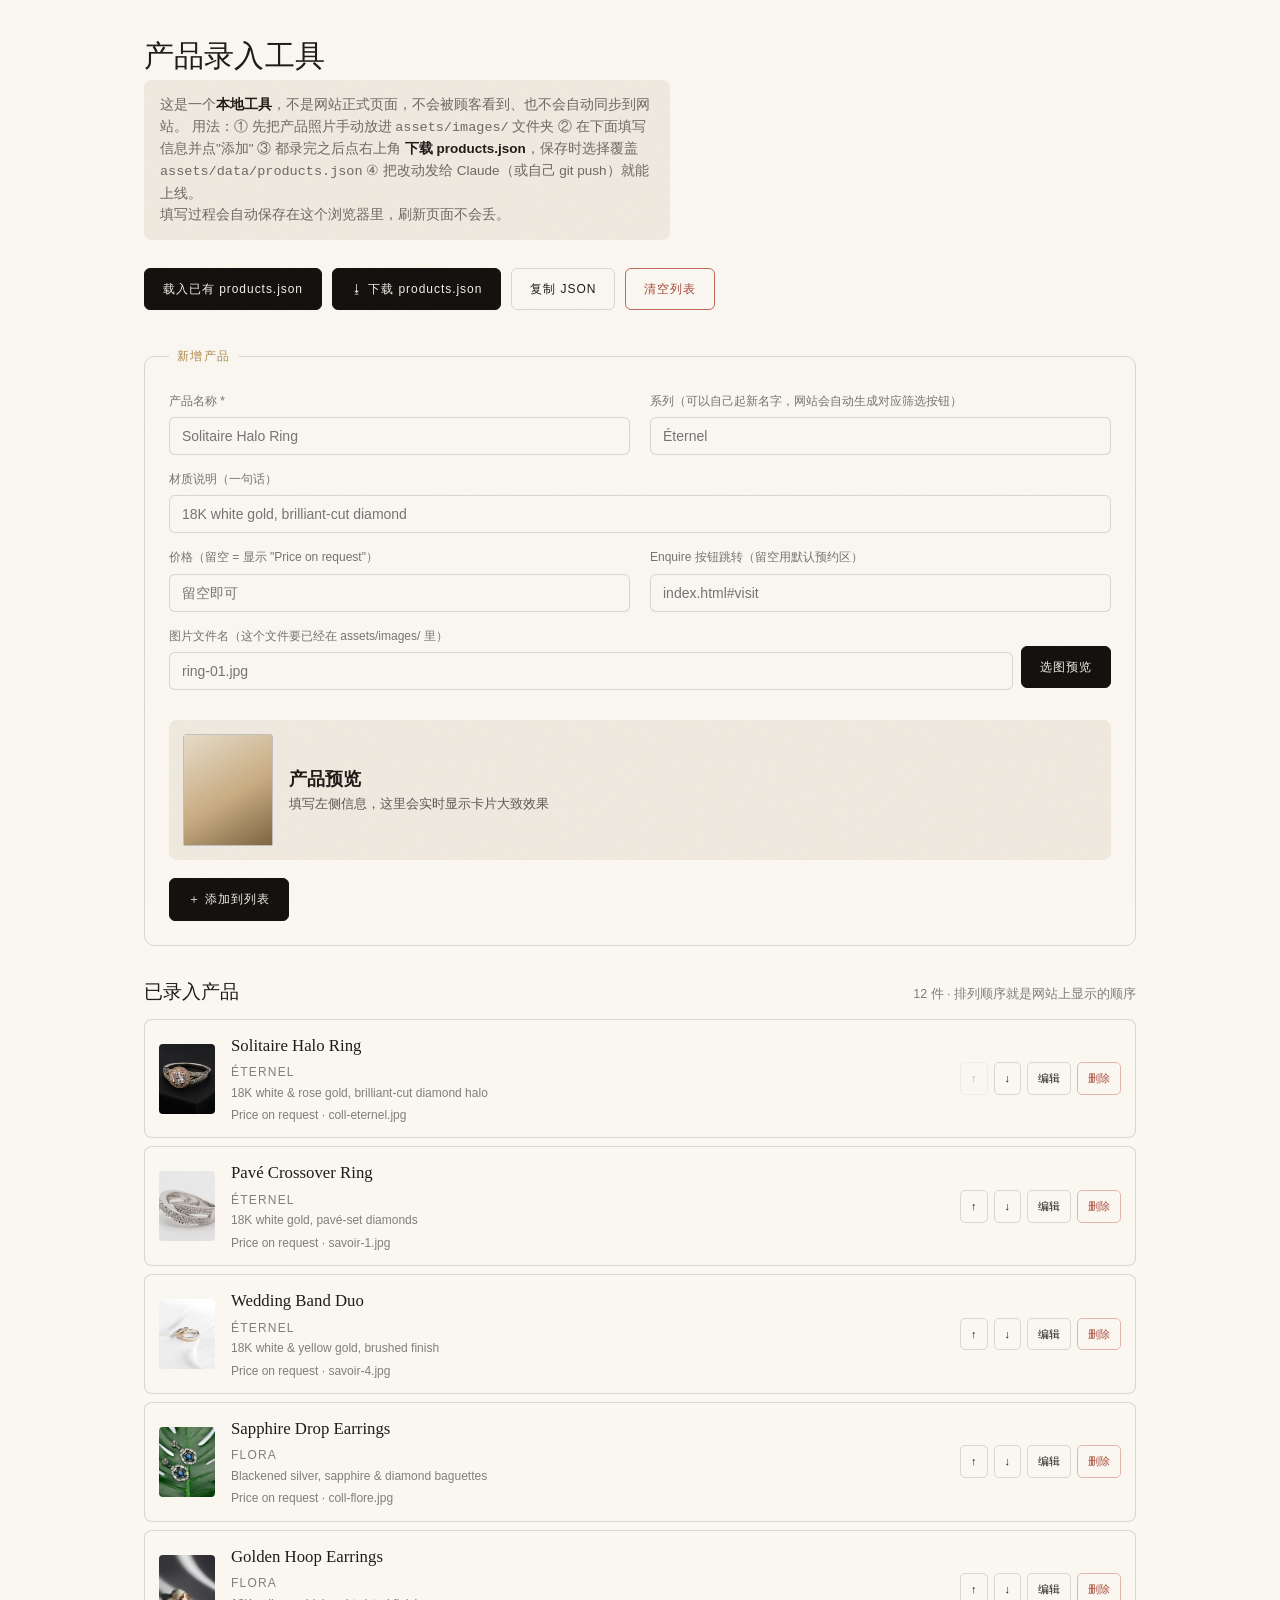
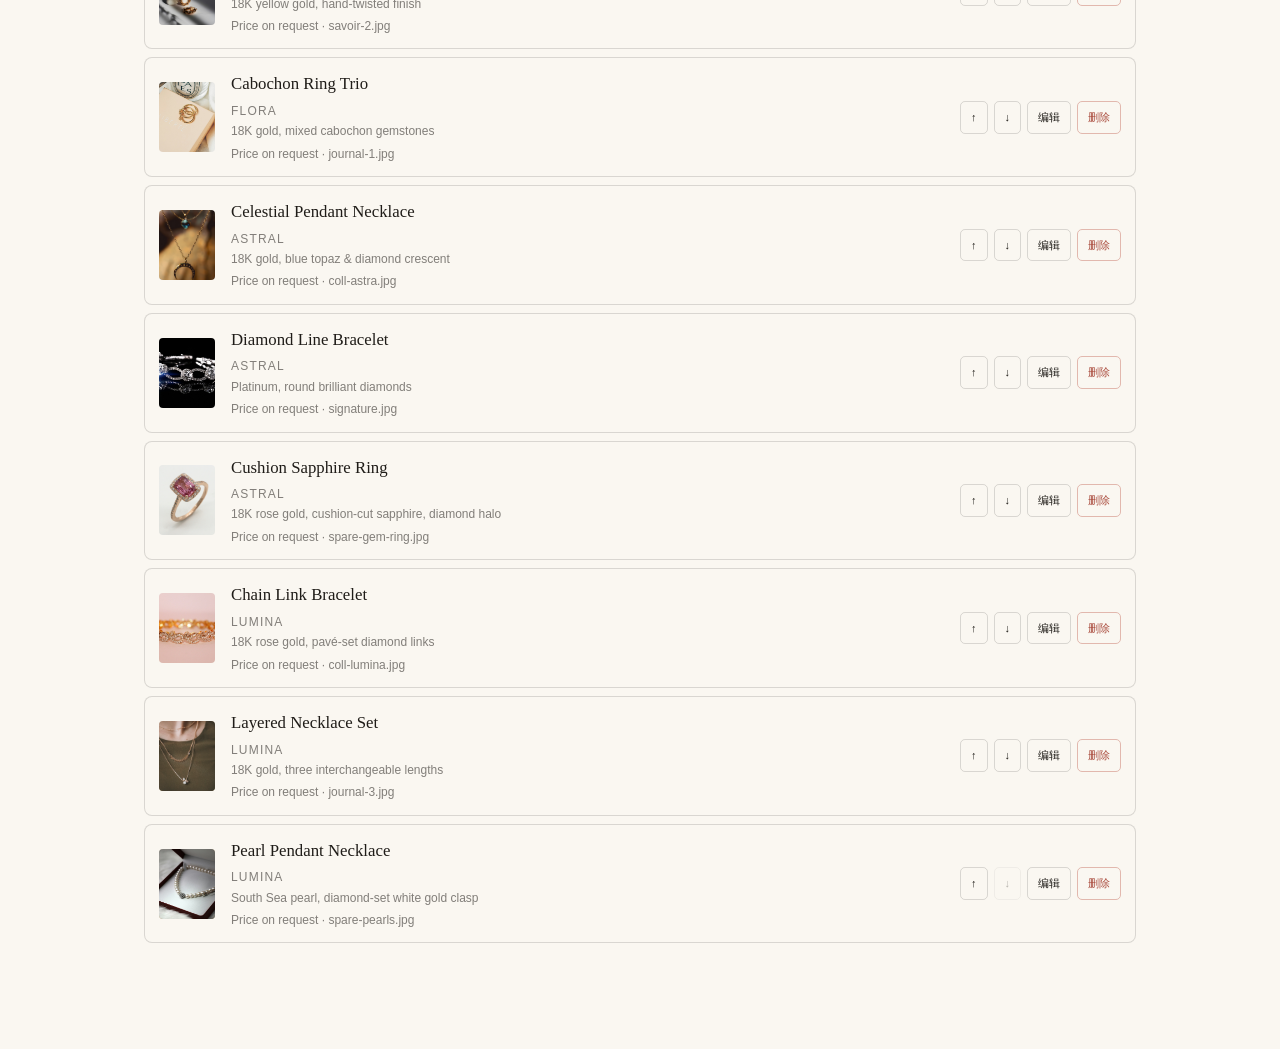
<file: admin.html>
<!DOCTYPE html>
<html lang="zh-Hant">
<head>
<meta charset="UTF-8" />
<meta name="viewport" content="width=device-width, initial-scale=1" />
<meta name="robots" content="noindex,nofollow" />
<title>产品录入工具（内部使用）</title>
<link rel="stylesheet" href="assets/css/style.css" />
<style>
  body{background:var(--paper);padding:0}
  .admin{max-width:1040px;margin:0 auto;padding:40px 24px 100px}
  .admin h1{font-size:1.9rem;font-weight:400;margin-bottom:8px}
  .admin-note{font-size:13.5px;color:rgba(31,28,24,.62);max-width:70ch;line-height:1.6;margin-bottom:28px;padding:14px 16px;background:var(--paper-2);border-radius:8px}
  .admin-note b{color:var(--ink)}

  .admin-io{display:flex;gap:10px;flex-wrap:wrap;margin-bottom:36px}
  .btn-solid,.file-btn{
    font-family:var(--font-sans);font-size:12px;letter-spacing:.08em;
    padding:10px 18px;border-radius:6px;border:1px solid var(--noir);
    background:var(--noir);color:var(--cream);cursor:pointer;display:inline-flex;align-items:center;gap:6px;
  }
  .btn-line-small{
    font-family:var(--font-sans);font-size:12px;letter-spacing:.08em;
    padding:10px 18px;border-radius:6px;border:1px solid var(--line);
    background:transparent;color:var(--ink);cursor:pointer;
  }
  .btn-line-small.danger{border-color:#c0685a;color:#a8483a}
  .file-btn input{display:none}

  fieldset{border:1px solid var(--line);border-radius:10px;padding:24px;margin-bottom:20px}
  legend{padding:0 8px;font-size:12px;letter-spacing:.12em;text-transform:uppercase;color:var(--gold)}
  .grid2{display:grid;grid-template-columns:1fr 1fr;gap:16px 20px}
  .field{margin-bottom:14px}
  .field label{display:block;font-size:12px;color:rgba(31,28,24,.6);margin-bottom:6px}
  .field input{
    width:100%;padding:10px 12px;border:1px solid var(--line);border-radius:6px;
    font-family:var(--font-sans);font-size:14px;background:var(--paper);color:var(--ink);
  }
  .field input:focus{outline:none;border-color:var(--gold)}
  .field-row{display:flex;gap:8px;align-items:flex-start}
  .field-row .field{flex:1}
  .preview-box{
    display:flex;gap:16px;align-items:center;margin:16px 0;padding:14px;
    background:var(--paper-2);border-radius:8px;
  }
  .preview-box .frame{width:90px;height:112px;flex:none;background:linear-gradient(150deg,#e7ddcb,#c9ad83 55%,#7c6440);border-radius:4px;overflow:hidden}
  .preview-box .frame img{width:100%;height:100%;object-fit:cover}
  .preview-box .meta{font-size:13px;color:rgba(31,28,24,.7);line-height:1.6}
  .preview-box .meta b{display:block;font-family:var(--font-serif);font-size:1.15rem;color:var(--ink)}
  .form-actions{display:flex;gap:10px;margin-top:18px}

  .list-head{display:flex;justify-content:space-between;align-items:baseline;margin:36px 0 14px}
  .list-head h2{font-size:1.2rem;font-weight:400}
  .list-head span{font-size:12.5px;color:rgba(31,28,24,.55)}
  .list-empty{padding:40px;text-align:center;color:rgba(31,28,24,.5);border:1px dashed var(--line);border-radius:10px;font-size:14px}

  .row{
    display:grid;grid-template-columns:56px 1fr auto;gap:16px;align-items:center;
    padding:12px 14px;border:1px solid var(--line);border-radius:8px;margin-bottom:8px;background:var(--paper);
  }
  .row__thumb{width:56px;height:70px;border-radius:4px;overflow:hidden;background:linear-gradient(150deg,#e7ddcb,#c9ad83 55%,#7c6440)}
  .row__thumb img{width:100%;height:100%;object-fit:cover}
  .row__info b{font-family:var(--font-serif);font-size:1.05rem;font-weight:400}
  .row__info span{display:block;font-size:12px;color:rgba(31,28,24,.55);margin-top:2px}
  .row__tag{display:inline-block;font-size:10px;letter-spacing:.1em;text-transform:uppercase;color:var(--gold);margin-right:8px}
  .row__actions{display:flex;gap:6px}
  .row__actions button{
    font-size:11px;padding:6px 10px;border-radius:5px;border:1px solid var(--line);background:transparent;cursor:pointer;color:var(--ink)
  }
  .row__actions button.danger{color:#a8483a;border-color:#e2b8ae}
  .row__actions button:disabled{opacity:.3;cursor:default}

  .toast{
    position:fixed;left:50%;bottom:28px;transform:translateX(-50%) translateY(20px);
    background:var(--noir);color:var(--cream);padding:12px 22px;border-radius:999px;font-size:13px;
    opacity:0;pointer-events:none;transition:opacity .3s,transform .3s;z-index:50;
  }
  .toast.show{opacity:1;transform:translateX(-50%) translateY(0)}
  @media (max-width:640px){
    .grid2{grid-template-columns:1fr}
    .row{grid-template-columns:44px 1fr;grid-template-areas:"thumb info" "actions actions"}
    .row__thumb{grid-area:thumb;width:44px;height:56px}
    .row__info{grid-area:info}
    .row__actions{grid-area:actions;margin-top:8px}
  }
</style>
</head>
<body>

<div class="admin">
  <h1>产品录入工具</h1>
  <p class="admin-note">
    这是一个<b>本地工具</b>，不是网站正式页面，不会被顾客看到、也不会自动同步到网站。
    用法：① 先把产品照片手动放进 <code>assets/images/</code> 文件夹 ② 在下面填写信息并点"添加"
    ③ 都录完之后点右上角 <b>下载 products.json</b>，保存时选择覆盖
    <code>assets/data/products.json</code> ④ 把改动发给 Claude（或自己 git push）就能上线。
    <br>填写过程会自动保存在这个浏览器里，刷新页面不会丢。
  </p>

  <div class="admin-io">
    <label class="file-btn">
      载入已有 products.json
      <input type="file" id="loadJson" accept=".json" />
    </label>
    <button class="btn-solid" id="downloadJson">⭳ 下载 products.json</button>
    <button class="btn-line-small" id="copyJson">复制 JSON</button>
    <button class="btn-line-small danger" id="clearAll">清空列表</button>
  </div>

  <form id="productForm">
    <fieldset>
      <legend id="formLegend">新增产品</legend>
      <input type="hidden" id="editIndex" value="-1" />

      <div class="grid2">
        <div class="field">
          <label>产品名称 *</label>
          <input type="text" id="f-name" placeholder="Solitaire Halo Ring" required />
        </div>
        <div class="field">
          <label>系列（可以自己起新名字，网站会自动生成对应筛选按钮）</label>
          <input type="text" id="f-collection" list="collectionsList" placeholder="Éternel" />
          <datalist id="collectionsList"></datalist>
        </div>
      </div>

      <div class="field">
        <label>材质说明（一句话）</label>
        <input type="text" id="f-material" placeholder="18K white gold, brilliant-cut diamond" />
      </div>

      <div class="grid2">
        <div class="field">
          <label>价格（留空 = 显示 "Price on request"）</label>
          <input type="text" id="f-price" placeholder="留空即可" />
        </div>
        <div class="field">
          <label>Enquire 按钮跳转（留空用默认预约区）</label>
          <input type="text" id="f-link" placeholder="index.html#visit" />
        </div>
      </div>

      <div class="field-row">
        <div class="field">
          <label>图片文件名（这个文件要已经在 assets/images/ 里）</label>
          <input type="text" id="f-image" placeholder="ring-01.jpg" />
        </div>
        <label class="file-btn" style="margin-top:20px">
          选图预览
          <input type="file" id="pickImage" accept="image/*" />
        </label>
      </div>

      <div class="preview-box">
        <div class="frame"><img id="previewImg" alt="" /></div>
        <div class="meta">
          <b id="previewName">产品预览</b>
          <span id="previewSub">填写左侧信息，这里会实时显示卡片大致效果</span>
        </div>
      </div>

      <div class="form-actions">
        <button type="submit" class="btn-solid" id="submitBtn">＋ 添加到列表</button>
        <button type="button" class="btn-line-small" id="cancelEdit" hidden>取消编辑</button>
      </div>
    </fieldset>
  </form>

  <div class="list-head">
    <h2>已录入产品</h2>
    <span><span id="countLabel">0</span> 件 · 排列顺序就是网站上显示的顺序</span>
  </div>
  <div id="list"></div>
</div>

<div class="toast" id="toast"></div>

<script>
(function () {
  'use strict';
  var STORAGE_KEY = 'vta_admin_products_v1';
  var products = [];

  var $ = function (id) { return document.getElementById(id); };
  var form = $('productForm');
  var listEl = $('list');
  var toastEl = $('toast');

  function toast(msg) {
    toastEl.textContent = msg;
    toastEl.classList.add('show');
    setTimeout(function () { toastEl.classList.remove('show'); }, 2200);
  }

  function save() {
    try { localStorage.setItem(STORAGE_KEY, JSON.stringify(products)); } catch (e) {}
  }

  function load() {
    try {
      var raw = localStorage.getItem(STORAGE_KEY);
      if (raw) { products = JSON.parse(raw) || []; return; }
    } catch (e) {}
    // no local draft yet — try to preload the live products.json (works when served over http)
    fetch('assets/data/products.json').then(function (r) { return r.ok ? r.json() : []; })
      .then(function (data) {
        if (Array.isArray(data) && data.length && !products.length) {
          products = data;
          render();
          save();
        }
      }).catch(function () {});
  }

  function updateCollectionsList() {
    var dl = $('collectionsList');
    var seen = [];
    products.forEach(function (p) { if (p.collection && seen.indexOf(p.collection) === -1) seen.push(p.collection); });
    dl.innerHTML = seen.map(function (c) { return '<option value="' + esc(c) + '">'; }).join('');
  }

  function esc(s) {
    return String(s == null ? '' : s).replace(/[&<>"']/g, function (c) {
      return { '&': '&amp;', '<': '&lt;', '>': '&gt;', '"': '&quot;', "'": '&#39;' }[c];
    });
  }

  function render() {
    updateCollectionsList();
    $('countLabel').textContent = products.length;
    if (!products.length) {
      listEl.innerHTML = '<div class="list-empty">还没有产品，先在上面填表单添加第一个</div>';
      return;
    }
    listEl.innerHTML = products.map(function (p, i) {
      var img = p.image ? 'assets/images/' + esc(p.image) : '';
      return (
        '<div class="row">' +
          '<div class="row__thumb">' + (img ? '<img src="' + img + '" alt="" onerror="this.style.opacity=0">' : '') + '</div>' +
          '<div class="row__info">' +
            '<b>' + esc(p.name || '(未命名)') + '</b>' +
            '<span><span class="row__tag">' + esc(p.collection || '未分类') + '</span>' + esc(p.material || '') + '</span>' +
            '<span>' + (p.price ? esc(p.price) : 'Price on request') + ' · ' + esc(p.image || '未指定图片') + '</span>' +
          '</div>' +
          '<div class="row__actions">' +
            '<button type="button" data-act="up" data-i="' + i + '" ' + (i === 0 ? 'disabled' : '') + '>↑</button>' +
            '<button type="button" data-act="down" data-i="' + i + '" ' + (i === products.length - 1 ? 'disabled' : '') + '>↓</button>' +
            '<button type="button" data-act="edit" data-i="' + i + '">编辑</button>' +
            '<button type="button" class="danger" data-act="del" data-i="' + i + '">删除</button>' +
          '</div>' +
        '</div>'
      );
    }).join('');
  }

  listEl.addEventListener('click', function (e) {
    var btn = e.target.closest('button');
    if (!btn) return;
    var i = parseInt(btn.getAttribute('data-i'), 10);
    var act = btn.getAttribute('data-act');
    if (act === 'del') {
      if (!confirm('删除「' + (products[i].name || '') + '」？')) return;
      products.splice(i, 1);
    } else if (act === 'up' && i > 0) {
      var tmp = products[i - 1]; products[i - 1] = products[i]; products[i] = tmp;
    } else if (act === 'down' && i < products.length - 1) {
      var tmp2 = products[i + 1]; products[i + 1] = products[i]; products[i] = tmp2;
    } else if (act === 'edit') {
      enterEditMode(i);
      window.scrollTo({ top: 0, behavior: 'smooth' });
    }
    save(); render();
  });

  function enterEditMode(i) {
    var p = products[i];
    $('editIndex').value = i;
    $('f-name').value = p.name || '';
    $('f-collection').value = p.collection || '';
    $('f-material').value = p.material || '';
    $('f-price').value = p.price || '';
    $('f-link').value = p.link || '';
    $('f-image').value = p.image || '';
    updatePreview();
    $('formLegend').textContent = '编辑：' + (p.name || '');
    $('submitBtn').textContent = '✓ 保存修改';
    $('cancelEdit').hidden = false;
  }

  function exitEditMode() {
    form.reset();
    $('editIndex').value = -1;
    $('previewImg').removeAttribute('src');
    $('formLegend').textContent = '新增产品';
    $('submitBtn').textContent = '＋ 添加到列表';
    $('cancelEdit').hidden = true;
    updatePreview();
  }

  $('cancelEdit').addEventListener('click', exitEditMode);

  function updatePreview() {
    var name = $('f-name').value.trim();
    var material = $('f-material').value.trim();
    var price = $('f-price').value.trim();
    var imageName = $('f-image').value.trim();
    $('previewName').textContent = name || '产品预览';
    $('previewSub').textContent = (material || '材质说明会显示在这里') + ' · ' + (price || 'Price on request');
    var img = $('previewImg');
    if (imageName) { img.src = 'assets/images/' + imageName; img.onerror = function () { img.removeAttribute('src'); }; }
    else if (!img.dataset.objectUrl) { img.removeAttribute('src'); }
  }
  ['f-name', 'f-material', 'f-price', 'f-image'].forEach(function (id) {
    $(id).addEventListener('input', updatePreview);
  });

  $('pickImage').addEventListener('change', function (e) {
    var file = e.target.files[0];
    if (!file) return;
    $('f-image').value = file.name;
    var url = URL.createObjectURL(file);
    var img = $('previewImg');
    img.dataset.objectUrl = '1';
    img.src = url;
    $('previewSub').textContent = '预览用的是你刚选的图（仅本页显示）— 记得把这个文件也拖进 assets/images/ 文件夹';
  });

  form.addEventListener('submit', function (e) {
    e.preventDefault();
    var name = $('f-name').value.trim();
    if (!name) { $('f-name').focus(); return; }
    var product = {
      name: name,
      collection: $('f-collection').value.trim(),
      material: $('f-material').value.trim(),
      price: $('f-price').value.trim(),
      image: $('f-image').value.trim(),
      link: $('f-link').value.trim() || 'index.html#visit'
    };
    var idx = parseInt($('editIndex').value, 10);
    if (idx >= 0) { products[idx] = product; toast('已保存修改'); }
    else { products.push(product); toast('已添加「' + name + '」'); }
    save();
    exitEditMode();
    render();
  });

  $('loadJson').addEventListener('change', function (e) {
    var file = e.target.files[0];
    if (!file) return;
    var reader = new FileReader();
    reader.onload = function () {
      try {
        var data = JSON.parse(reader.result);
        if (!Array.isArray(data)) throw new Error('not array');
        products = data;
        save(); render();
        toast('已载入 ' + data.length + ' 件产品');
      } catch (err) {
        alert('这个文件看起来不是有效的 products.json');
      }
    };
    reader.readAsText(file);
    e.target.value = '';
  });

  $('downloadJson').addEventListener('click', function () {
    var clean = products.map(function (p) {
      return { name: p.name || '', collection: p.collection || '', material: p.material || '', price: p.price || '', image: p.image || '', link: p.link || 'index.html#visit' };
    });
    var blob = new Blob([JSON.stringify(clean, null, 2) + '\n'], { type: 'application/json' });
    var a = document.createElement('a');
    a.href = URL.createObjectURL(blob);
    a.download = 'products.json';
    document.body.appendChild(a);
    a.click();
    a.remove();
    toast('已下载 — 保存时覆盖 assets/data/products.json');
  });

  $('copyJson').addEventListener('click', function () {
    var clean = products.map(function (p) {
      return { name: p.name || '', collection: p.collection || '', material: p.material || '', price: p.price || '', image: p.image || '', link: p.link || 'index.html#visit' };
    });
    var text = JSON.stringify(clean, null, 2) + '\n';
    if (navigator.clipboard) navigator.clipboard.writeText(text).then(function () { toast('已复制到剪贴板'); });
  });

  $('clearAll').addEventListener('click', function () {
    if (!products.length) return;
    if (!confirm('清空当前列表里全部 ' + products.length + ' 件产品？（不影响网站上已经上线的内容，只清空这个工具里的草稿）')) return;
    products = [];
    save(); render();
  });

  load();
  render();
})();
</script>

</body>
</html>
</file>
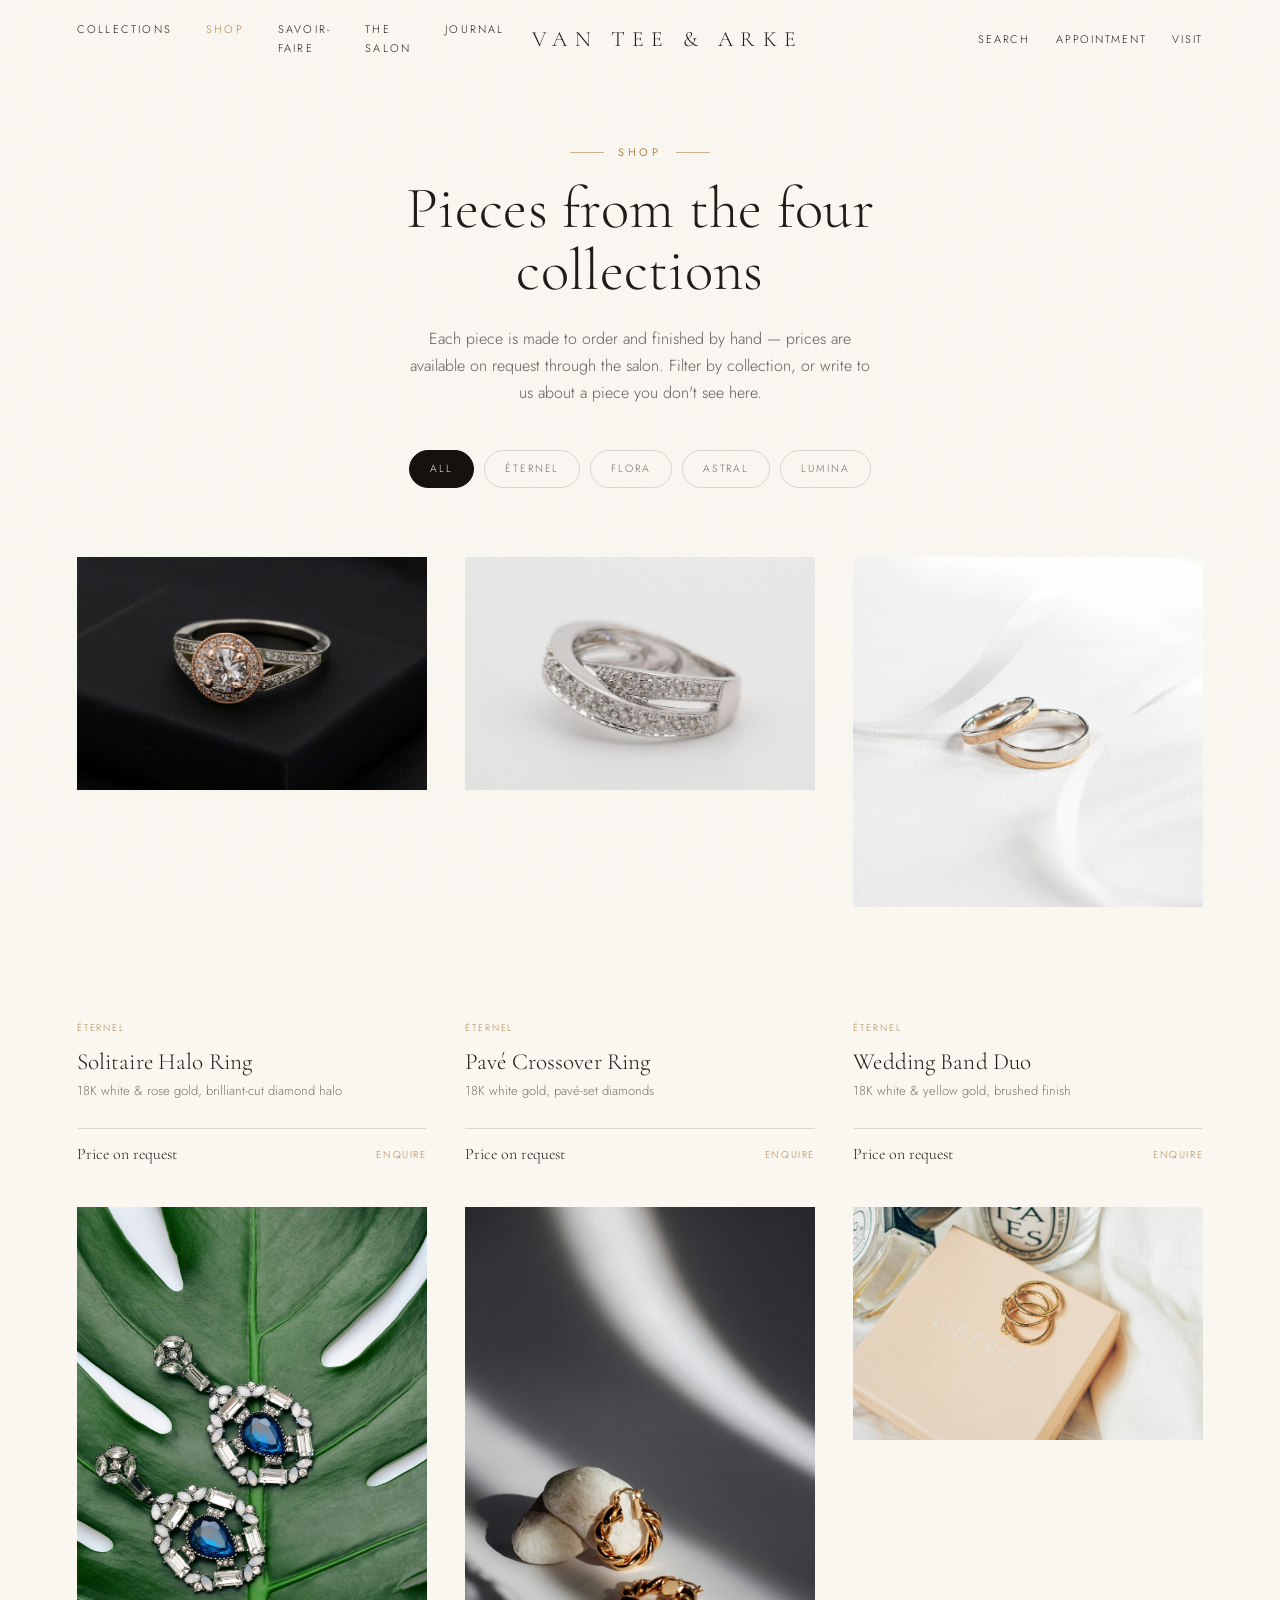
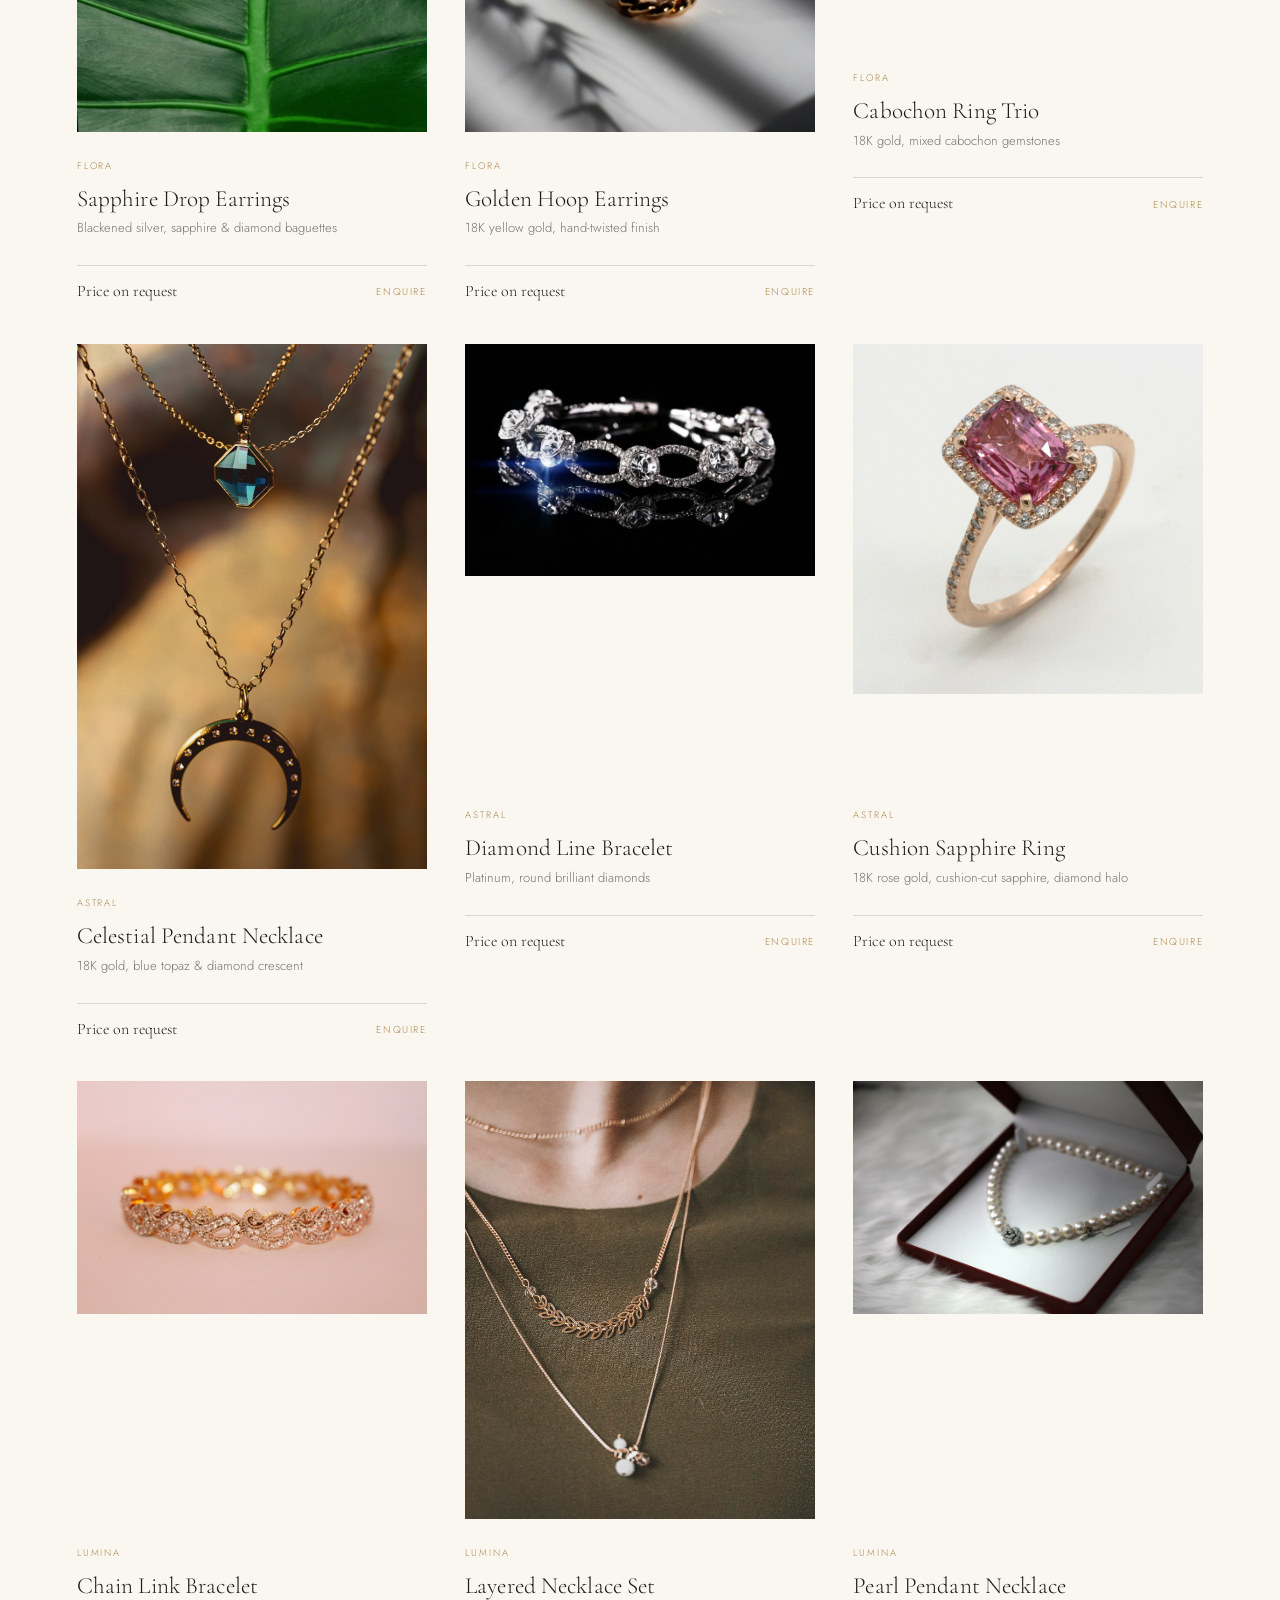
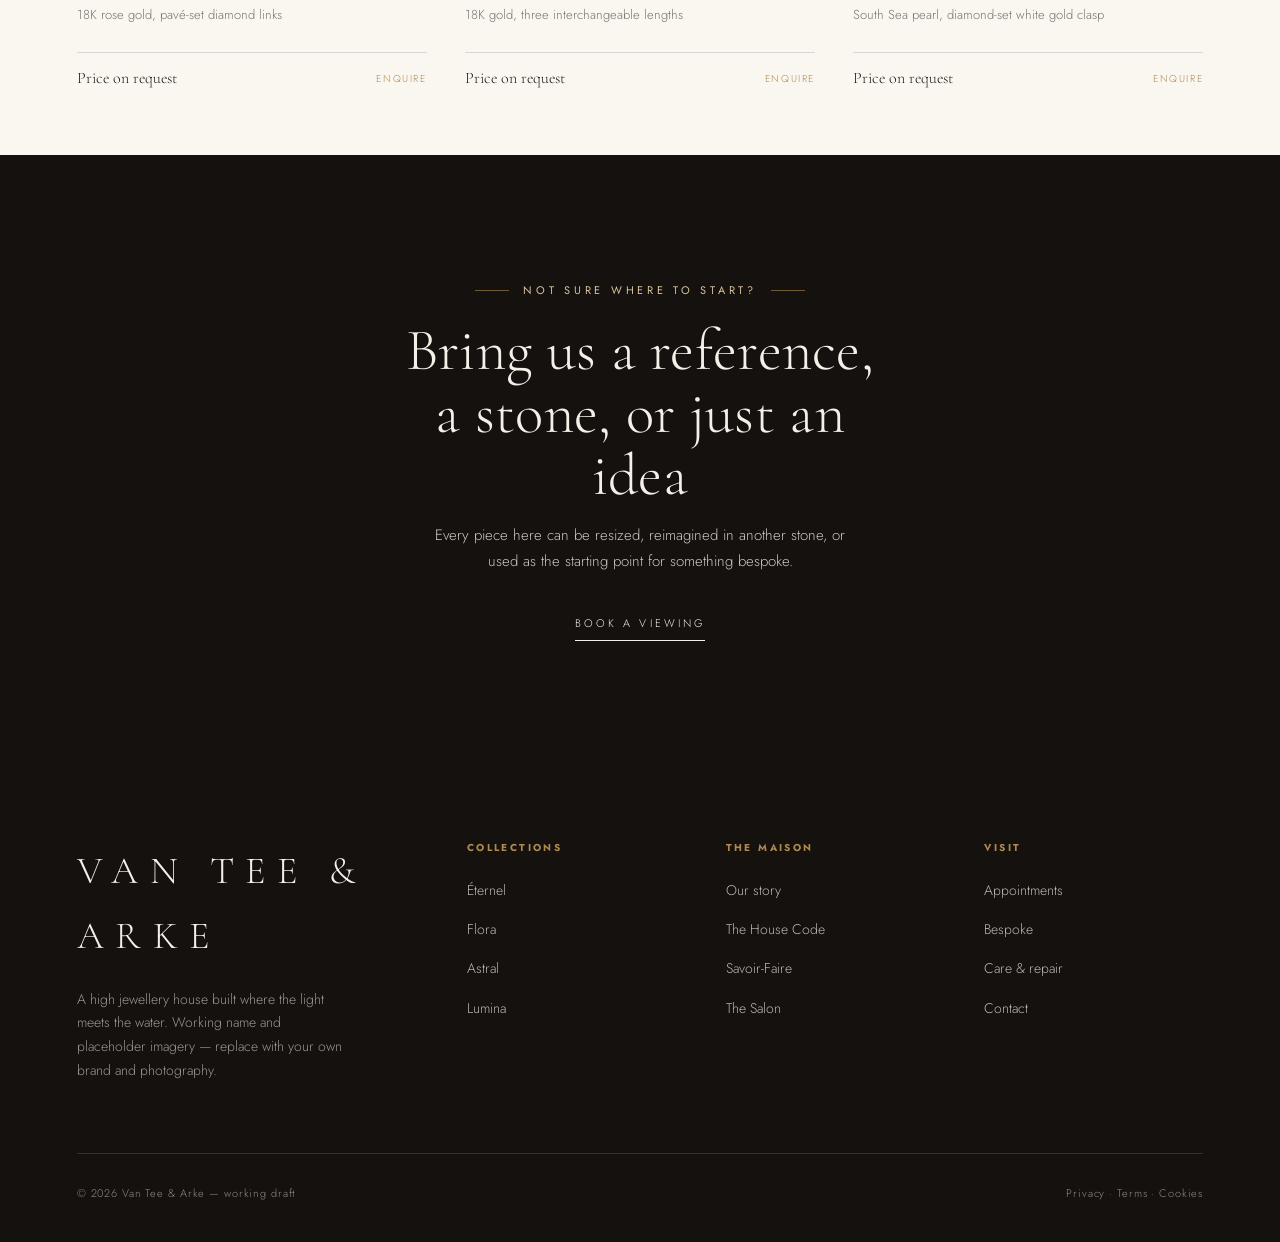
<file: shop.html>
<!DOCTYPE html>
<html lang="en" class="no-js">
<head>
<meta charset="UTF-8" />
<meta name="viewport" content="width=device-width, initial-scale=1" />
<title>Shop — Van Tee & Arke</title>
<meta name="description" content="Browse the Van Tee & Arke collections — rings, earrings, necklaces and bracelets from Éternel, Flora, Astral and Lumina." />

<link rel="preconnect" href="https://fonts.googleapis.com" />
<link rel="preconnect" href="https://fonts.gstatic.com" crossorigin />
<link href="https://fonts.googleapis.com/css2?family=Cormorant+Garamond:ital,wght@0,300;0,400;0,500;1,300;1,400&family=Jost:wght@300;400;500&display=swap" rel="stylesheet" />

<link rel="stylesheet" href="assets/css/style.css" />
</head>
<body>

<div class="progress" aria-hidden="true"></div>

<!-- Nav -->
<header class="nav" id="top">
  <div class="nav__inner">
    <nav class="nav__menu" aria-label="Main">
      <a href="index.html#collections">Collections</a>
      <a href="shop.html" class="is-current">Shop</a>
      <a href="index.html#savoir">Savoir-Faire</a>
      <a href="index.html#salon">The Salon</a>
      <a href="index.html#journal">Journal</a>
    </nav>
    <a href="index.html" class="nav__brand">Van Tee & Arke</a>
    <div class="nav__actions">
      <button class="nav__link-hide" type="button">Search</button>
      <a href="index.html#visit" class="nav__link-hide">Appointment</a>
      <a href="index.html#visit" class="nav__link-hide">Visit</a>
      <button class="nav__burger" type="button" aria-expanded="false">Menu</button>
    </div>
  </div>
</header>

<!-- Mobile menu -->
<div class="menu-overlay" aria-hidden="true">
  <a href="index.html#maison"><small>01</small>The Maison</a>
  <a href="index.html#collections"><small>02</small>Collections</a>
  <a href="shop.html"><small>03</small>Shop</a>
  <a href="index.html#savoir"><small>04</small>Savoir-Faire</a>
  <a href="index.html#salon"><small>05</small>The Salon</a>
  <a href="index.html#journal"><small>06</small>Journal</a>
  <a href="index.html#visit"><small>07</small>Visit</a>
</div>

<main>

  <!-- Shop hero -->
  <section class="shop-hero wrap">
    <span class="eyebrow eyebrow--center reveal">Shop</span>
    <h1 class="h-section reveal" data-d="1">Pieces from the four collections</h1>
    <p class="reveal" data-d="2">
      Each piece is made to order and finished by hand — prices are available on request through
      the salon. Filter by collection, or write to us about a piece you don't see here.
    </p>
  </section>

  <!-- Filter (built automatically from assets/data/products.json) -->
  <div class="shop-filter reveal" data-d="2" role="tablist" aria-label="Filter by collection"></div>

  <!-- Product grid (rendered by assets/js/main.js from assets/data/products.json) -->
  <section class="wrap shop-grid-wrap">
    <p class="shop-empty" hidden>No products yet — add rows to <code>assets/data/products.json</code>.</p>
    <div class="shop-grid"></div>
  </section>

  <!-- CTA -->
  <section class="invite pad-y" style="background:var(--noir)">
    <div class="wrap">
      <span class="eyebrow eyebrow--center" style="color:var(--gold-line)">Not sure where to start?</span>
      <h2 class="h-section">Bring us a reference, a stone, or just an idea</h2>
      <p>Every piece here can be resized, reimagined in another stone, or used as the starting point for something bespoke.</p>
      <a href="index.html#visit" class="btn-line btn-line--light">Book a viewing</a>
    </div>
  </section>

</main>

<!-- Footer -->
<footer class="footer">
  <div class="wrap">
    <div class="footer__top">
      <div>
        <div class="footer__brand">Van Tee & Arke</div>
        <p>A high jewellery house built where the light meets the water. Working name and placeholder imagery — replace with your own brand and photography.</p>
      </div>
      <div>
        <h5>Collections</h5>
        <ul>
          <li><a href="shop.html">Éternel</a></li>
          <li><a href="shop.html">Flora</a></li>
          <li><a href="shop.html">Astral</a></li>
          <li><a href="shop.html">Lumina</a></li>
        </ul>
      </div>
      <div>
        <h5>The Maison</h5>
        <ul>
          <li><a href="index.html#maison">Our story</a></li>
          <li><a href="index.html#creed">The House Code</a></li>
          <li><a href="index.html#savoir">Savoir-Faire</a></li>
          <li><a href="index.html#salon">The Salon</a></li>
        </ul>
      </div>
      <div>
        <h5>Visit</h5>
        <ul>
          <li><a href="index.html#visit">Appointments</a></li>
          <li><a href="index.html#visit">Bespoke</a></li>
          <li><a href="index.html#visit">Care &amp; repair</a></li>
          <li><a href="index.html#contact">Contact</a></li>
        </ul>
      </div>
    </div>
    <div class="footer__bottom">
      <span>© <span data-year-now>2026</span> Van Tee & Arke — working draft</span>
      <span>Privacy · Terms · Cookies</span>
    </div>
  </div>
</footer>

<script src="assets/js/main.js"></script>
</body>
</html>
</file>
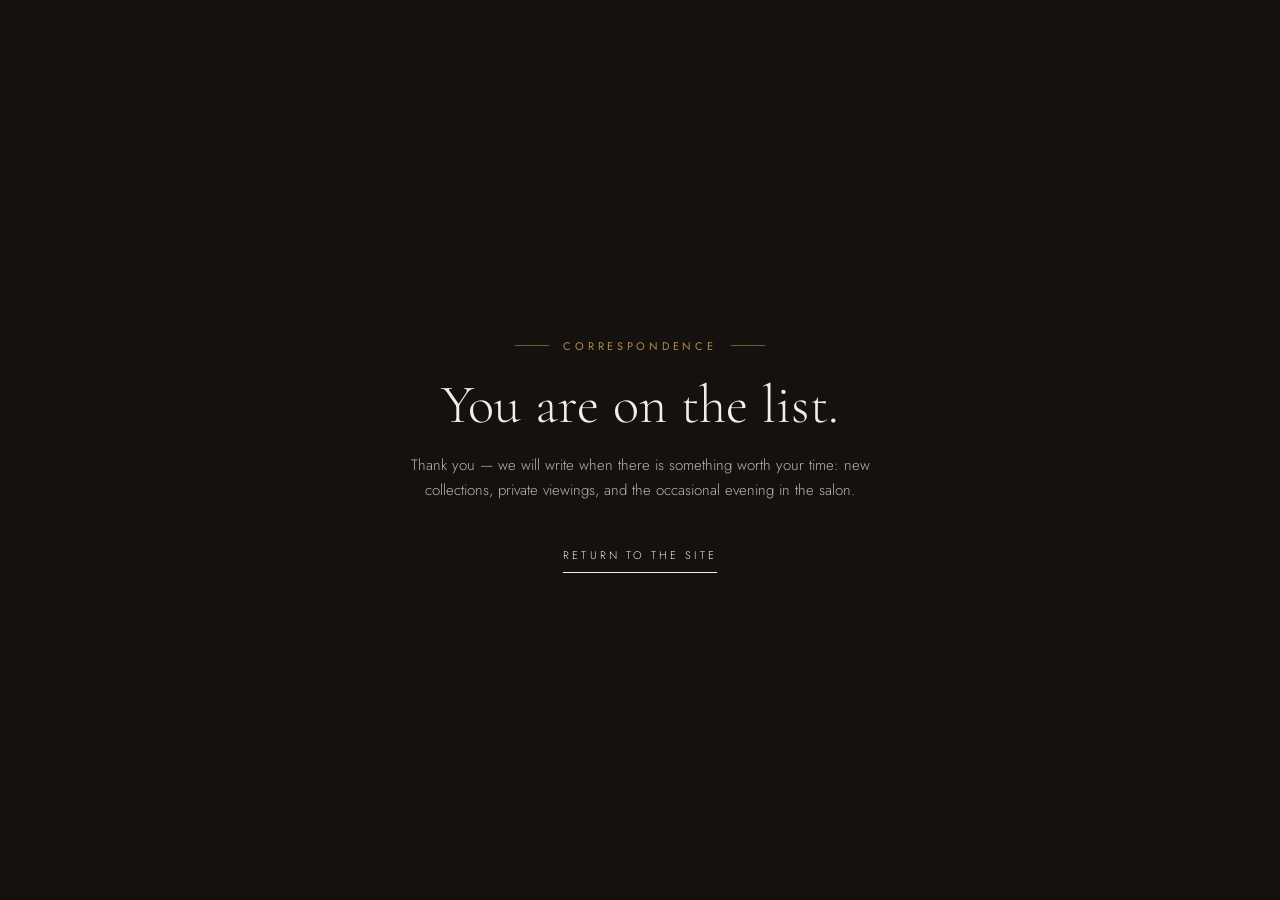
<file: thank-you.html>
<!DOCTYPE html>
<html lang="en">
<head>
<meta charset="UTF-8" />
<meta name="viewport" content="width=device-width, initial-scale=1" />
<title>Thank you</title>
<meta name="robots" content="noindex" />

<link rel="preconnect" href="https://fonts.googleapis.com" />
<link rel="preconnect" href="https://fonts.gstatic.com" crossorigin />
<link href="https://fonts.googleapis.com/css2?family=Cormorant+Garamond:ital,wght@0,300;0,400;0,500;1,300;1,400&family=Jost:wght@300;400;500&display=swap" rel="stylesheet" />
<link rel="stylesheet" href="assets/css/style.css" />

<style>
  .ty{min-height:100svh;min-height:100vh;display:flex;align-items:center;justify-content:center;text-align:center;background:var(--noir);color:var(--cream);padding:40px}
  .ty__in{max-width:520px}
  .ty h1{font-size:clamp(2.2rem,5vw,3.4rem);font-weight:300;margin:22px 0 18px}
  .ty p{opacity:.75;font-size:15px;margin-bottom:36px}
</style>
</head>
<body class="is-loaded">

<section class="ty">
  <div class="ty__in">
    <span class="eyebrow eyebrow--center">Correspondence</span>
    <h1>You are on the list.</h1>
    <p>Thank you — we will write when there is something worth your time: new collections, private viewings, and the occasional evening in the salon.</p>
    <a href="/" class="btn-line btn-line--light">Return to the site</a>
  </div>
</section>

</body>
</html>
</file>
<file: assets/css/style.css>
/* =========================================================
   MAISON VANDÉAC — Haute Joaillerie  (English)
   Display: Cormorant Garamond · Text/UI: Jost
   ========================================================= */

:root{
  --noir:#14110f;
  --ink:#1f1c18;
  --cream:#f4efe7;
  --paper:#faf7f1;
  --paper-2:#efe9df;
  --gold:#b0894f;
  --gold-soft:#cbaa74;
  --gold-line:#d9c39c;
  --line:rgba(20,17,15,.14);
  --line-soft:rgba(20,17,15,.08);

  --font-serif:"Cormorant Garamond",'Times New Roman',serif;
  --font-sans:"Jost",-apple-system,BlinkMacSystemFont,"Segoe UI",Roboto,"Helvetica Neue",Arial,sans-serif;

  --ease:cubic-bezier(.19,1,.22,1);

  --pad-x:clamp(20px,6vw,120px);
  --maxw:1600px;
  --nav-h:78px;
}

*,*::before,*::after{box-sizing:border-box;margin:0;padding:0}
html{-webkit-text-size-adjust:100%}
body{
  font-family:var(--font-sans);
  font-weight:300;
  background:var(--paper);
  color:var(--ink);
  line-height:1.7;
  overflow-x:hidden;
  -webkit-font-smoothing:antialiased;
  text-rendering:optimizeLegibility;
}
img{display:block;max-width:100%;height:auto}
a{color:inherit;text-decoration:none}
button{font:inherit;color:inherit;background:none;border:0;cursor:pointer}
ul{list-style:none}
::selection{background:var(--gold);color:var(--paper)}

body::after{
  content:"";position:fixed;inset:0;z-index:9998;pointer-events:none;
  opacity:.035;mix-blend-mode:multiply;
  background-image:url("data:image/svg+xml,%3Csvg xmlns='http://www.w3.org/2000/svg' width='140' height='140'%3E%3Cfilter id='n'%3E%3CfeTurbulence type='fractalNoise' baseFrequency='.85' numOctaves='2' stitchTiles='stitch'/%3E%3C/filter%3E%3Crect width='100%25' height='100%25' filter='url(%23n)'/%3E%3C/svg%3E");
}

/* ---------- Typography ---------- */
.eyebrow{
  font-family:var(--font-sans);font-weight:400;font-size:11px;
  letter-spacing:.34em;text-transform:uppercase;color:var(--gold);
  display:inline-flex;align-items:center;gap:14px;
}
.eyebrow::before{content:"";width:34px;height:1px;background:var(--gold);opacity:.6}
.eyebrow--center::after{content:"";width:34px;height:1px;background:var(--gold);opacity:.6}

h1,h2,h3,h4{font-family:var(--font-serif);font-weight:400;line-height:1.06;letter-spacing:.005em}
.display{font-size:clamp(2.9rem,8vw,8rem);font-weight:300}
.h-section{font-size:clamp(2.1rem,4.6vw,4.2rem);font-weight:300}
.serif-lead{font-family:var(--font-serif);font-size:clamp(1.5rem,2.7vw,2.5rem);font-weight:300;line-height:1.4}
em,.i{font-style:italic}
.gold{color:var(--gold)}

.btn-line{
  --c:var(--ink);position:relative;display:inline-block;
  font-size:11px;letter-spacing:.28em;text-transform:uppercase;padding-bottom:8px;color:var(--c);
}
.btn-line::after{content:"";position:absolute;left:0;bottom:0;width:100%;height:1px;background:var(--c);transform-origin:right;transition:transform .6s var(--ease)}
.btn-line:hover::after{transform:scaleX(0)}
.btn-line::before{content:"";position:absolute;left:0;bottom:0;width:100%;height:1px;background:var(--gold);transform:scaleX(0);transform-origin:left;transition:transform .6s var(--ease) .05s}
.btn-line:hover::before{transform:scaleX(1)}
.btn-line--light{--c:var(--cream)}

/* ---------- Layout ---------- */
section{position:relative}
.wrap{width:100%;max-width:var(--maxw);margin-inline:auto;padding-inline:var(--pad-x)}
.pad-y{padding-block:clamp(90px,13vh,190px)}

/* ---------- Custom cursor ---------- */
.cursor,.cursor-follow{position:fixed;top:0;left:0;z-index:9999;pointer-events:none;border-radius:50%;mix-blend-mode:difference;will-change:transform}
.cursor{width:6px;height:6px;background:#fff;transform:translate(-50%,-50%)}
.cursor-follow{width:40px;height:40px;border:1px solid rgba(255,255,255,.6);transform:translate(-50%,-50%);transition:width .35s var(--ease),height .35s var(--ease),background .35s var(--ease),border-color .35s var(--ease)}
.cursor-follow.is-hover{width:66px;height:66px;background:rgba(255,255,255,.14);border-color:transparent}
@media (hover:none),(pointer:coarse){.cursor,.cursor-follow{display:none}}

/* ---------- Preloader ---------- */
.loader{position:fixed;inset:0;z-index:10000;background:var(--noir);display:grid;place-items:center;transition:transform 1s var(--ease) .2s}
.loader.is-done{transform:translateY(-100%)}
.loader__mark{overflow:hidden;color:var(--cream);font-family:var(--font-serif);font-size:clamp(1.4rem,3vw,2.2rem);letter-spacing:.42em;text-transform:uppercase;padding-left:.42em}
.loader__mark span{display:inline-block;transform:translateY(110%);animation:loadLetter .9s var(--ease) forwards}
.loader__bar{margin-top:26px;width:min(240px,54vw);height:1px;background:rgba(244,239,231,.2);position:relative;overflow:hidden}
.loader__bar::after{content:"";position:absolute;inset:0;background:var(--gold);transform:translateX(-100%);animation:loadBar 1.4s var(--ease) .2s forwards}
@keyframes loadLetter{to{transform:translateY(0)}}
@keyframes loadBar{to{transform:translateX(0)}}

/* ---------- Nav ---------- */
.nav{position:fixed;top:0;left:0;width:100%;z-index:900;height:var(--nav-h);display:flex;align-items:center;color:var(--ink);transition:background .5s var(--ease),color .5s var(--ease),box-shadow .5s var(--ease),height .5s var(--ease),transform .5s var(--ease)}
.nav__inner{width:100%;max-width:var(--maxw);margin-inline:auto;padding-inline:var(--pad-x);display:grid;grid-template-columns:1fr auto 1fr;align-items:center;gap:20px}
.nav.is-solid{background:var(--paper);color:var(--ink);box-shadow:0 1px 0 var(--line-soft);height:64px}
.nav.is-hidden{transform:translateY(-100%)}
.nav__menu{display:flex;gap:34px}
.nav__menu a{position:relative;font-size:11px;letter-spacing:.2em;text-transform:uppercase;padding:6px 0}
.nav__menu a::after{content:"";position:absolute;left:0;bottom:0;width:100%;height:1px;background:currentColor;transform:scaleX(0);transform-origin:left;transition:transform .5s var(--ease)}
.nav__menu a:hover::after{transform:scaleX(1)}
.nav__brand{justify-self:center;font-family:var(--font-serif);font-size:clamp(1.05rem,1.7vw,1.5rem);letter-spacing:.34em;text-transform:uppercase;padding-left:.34em;white-space:nowrap}
.nav__actions{justify-self:end;display:flex;gap:26px;align-items:center}
.nav__actions button,.nav__actions a{font-size:11px;letter-spacing:.16em;text-transform:uppercase}
.nav__burger{display:none}

.menu-overlay{position:fixed;inset:0;z-index:895;background:var(--noir);color:var(--cream);padding:calc(var(--nav-h) + 30px) var(--pad-x) 60px;display:flex;flex-direction:column;justify-content:center;gap:6px;clip-path:inset(0 0 100% 0);transition:clip-path .8s var(--ease)}
.menu-overlay.is-open{clip-path:inset(0 0 0 0)}
.menu-overlay a{font-family:var(--font-serif);font-size:clamp(2rem,9vw,3.4rem);font-weight:300;padding:10px 0;border-bottom:1px solid rgba(244,239,231,.12)}
.menu-overlay a small{font-family:var(--font-sans);font-size:11px;letter-spacing:.2em;color:var(--gold);margin-right:16px}

/* ---------- Hero (minimal, ambient background) ---------- */
.hero{
  min-height:100vh;min-height:100svh;
  display:flex;align-items:center;justify-content:center;
  text-align:center;position:relative;overflow:hidden;
  background:var(--paper);color:var(--ink);
  padding:calc(var(--nav-h) + 48px) var(--pad-x) 64px;
}
.hero::before{content:none}

/* soft champagne glow, slowly drifting */
.hero__aura{
  position:absolute;inset:-25%;z-index:0;pointer-events:none;
  background:
    radial-gradient(38% 48% at 16% 20%,rgba(198,168,106,.20),transparent 70%),
    radial-gradient(42% 52% at 86% 82%,rgba(176,137,79,.16),transparent 72%),
    radial-gradient(34% 40% at 78% 12%,rgba(217,195,156,.18),transparent 70%);
  animation:aura 26s ease-in-out infinite alternate;
}
@keyframes aura{to{transform:translate3d(2.5%,-2%,0) scale(1.08)}}

/* blurred jewellery image → ambient colour only at the edges */
.hero__wash{
  position:absolute;inset:0;z-index:0;pointer-events:none;
  background:url("assets/images/hero.jpg") center/cover no-repeat;
  filter:blur(90px) saturate(.75) brightness(1.1);
  transform:scale(1.35);
  opacity:.22;
  -webkit-mask:radial-gradient(72% 68% at 50% 46%,transparent 26%,#000 80%);
  mask:radial-gradient(72% 68% at 50% 46%,transparent 26%,#000 80%);
}

/* faint faceted-diamond geometry behind the text */
.hero__gem{
  position:absolute;left:50%;top:50%;z-index:0;pointer-events:none;
  width:min(74vh,860px);aspect-ratio:1;
  transform:translate(-50%,-50%) rotate(45deg);
  border:1px solid rgba(31,28,24,.07);
}
.hero__gem::after{content:"";position:absolute;inset:13%;border:1px solid rgba(31,28,24,.05)}

.hero__inner{position:relative;z-index:2;width:100%;max-width:840px;min-width:0}
@media (prefers-reduced-motion:reduce){.hero__aura{animation:none}}
.hero .eyebrow{margin-bottom:36px;opacity:0;transform:translateY(16px);transition:opacity .9s var(--ease),transform .9s var(--ease)}
.hero__title{
  font-size:clamp(2.6rem,6vw,5.4rem);font-weight:300;line-height:1.14;
  margin-bottom:34px;
  opacity:0;transform:translateY(20px);transition:opacity 1s var(--ease) .1s,transform 1s var(--ease) .1s;
}
.hero__lead{
  max-width:50ch;margin:0 auto 42px;
  color:rgba(31,28,24,.7);font-size:16px;
  opacity:0;transform:translateY(16px);transition:opacity .9s var(--ease) .25s,transform .9s var(--ease) .25s;
}
.hero__cta{opacity:0;transition:opacity .9s var(--ease) .4s}
.is-loaded .hero .eyebrow,.is-loaded .hero__title,.is-loaded .hero__lead,.is-loaded .hero__cta{opacity:1;transform:none}
.no-js .hero .eyebrow,.no-js .hero__title,.no-js .hero__lead,.no-js .hero__cta{opacity:1;transform:none}

/* ---------- Reveal ---------- */
.reveal{opacity:0;transform:translateY(42px);transition:opacity 1s var(--ease),transform 1s var(--ease)}
.reveal.is-in{opacity:1;transform:none}
.reveal[data-d="1"]{transition-delay:.1s}
.reveal[data-d="2"]{transition-delay:.2s}
.reveal[data-d="3"]{transition-delay:.3s}
.no-js .reveal{opacity:1;transform:none}

/* ---------- Maison ---------- */
.maison{text-align:center}
.maison .serif-lead{max-width:20ch;margin:34px auto 0}
.maison__body{max-width:52ch;margin:34px auto 40px;color:rgba(31,28,24,.72)}
.maison__figures{margin-top:80px;display:grid;grid-template-columns:repeat(3,1fr);gap:40px;border-top:1px solid var(--line);padding-top:44px}
.figure__n{font-family:var(--font-serif);font-size:clamp(2.4rem,4vw,3.6rem);font-weight:300}
.figure__l{font-size:11px;letter-spacing:.2em;text-transform:uppercase;color:var(--gold);margin-top:6px}

/* ---------- Collections ---------- */
.collection{display:grid;grid-template-columns:1fr 1fr;align-items:center;gap:clamp(30px,6vw,110px);padding-block:clamp(50px,8vh,110px);border-top:1px solid var(--line)}
.collection:nth-child(even) .collection__media{order:2}
.collection__media{position:relative;overflow:hidden;aspect-ratio:4/5;background:linear-gradient(140deg,#e7ddcb,#cbb389 45%,#7c6440)}
.collection__media img{width:100%;height:100%;object-fit:cover;transform:scale(1.05);transition:transform 1.4s var(--ease)}
.collection:hover .collection__media img{transform:scale(1)}
.collection__index{position:absolute;top:20px;left:22px;font-family:var(--font-serif);font-size:1rem;letter-spacing:.2em;color:var(--cream);z-index:2;mix-blend-mode:difference}
.collection__body h3{font-size:clamp(2rem,3.6vw,3.4rem);font-weight:300;margin:14px 0 18px}
.collection__body p{max-width:42ch;color:rgba(31,28,24,.7);margin-bottom:28px}

/* ---------- Signature ---------- */
.signature{background:var(--noir);color:var(--cream);overflow:hidden}
.signature__grid{display:grid;grid-template-columns:1.05fr .95fr;gap:clamp(30px,6vw,90px);align-items:center}
.signature__media{position:relative;aspect-ratio:1/1;overflow:hidden;background:radial-gradient(80% 80% at 50% 30%,#3a332b,#14110f)}
.signature__media img{width:100%;height:100%;object-fit:cover;will-change:transform}
.signature__body .h-section{margin:20px 0 22px}
.signature__body p{max-width:40ch;opacity:.78;margin-bottom:30px}
.signature__spec{display:grid;grid-template-columns:1fr 1fr;gap:18px 30px;border-top:1px solid rgba(244,239,231,.16);padding-top:26px;margin-bottom:34px}
.signature__spec dt{font-size:10px;letter-spacing:.2em;text-transform:uppercase;color:var(--gold)}
.signature__spec dd{font-family:var(--font-serif);font-size:1.25rem;margin-top:4px}

/* ---------- Savoir-faire ---------- */
.savoir__head{display:flex;justify-content:space-between;align-items:flex-end;gap:30px;flex-wrap:wrap;margin-bottom:50px}
.savoir__scroller{display:grid;grid-template-columns:repeat(4,1fr);gap:clamp(20px,2.6vw,44px)}
.savoir-card__media{aspect-ratio:3/4;overflow:hidden;background:linear-gradient(160deg,#ece2d0,#b99c70 60%,#6f5836);margin-bottom:20px}
.savoir-card__media img{width:100%;height:100%;object-fit:cover;transition:transform 1.2s var(--ease)}
.savoir-card:hover .savoir-card__media img{transform:scale(1.06)}
.savoir-card h4{font-size:1.5rem;font-weight:300;margin-bottom:8px}
.savoir-card p{font-size:14px;color:rgba(31,28,24,.68);max-width:38ch}
.savoir-card__step{font-size:10px;letter-spacing:.24em;text-transform:uppercase;color:var(--gold)}

/* ---------- Journal ---------- */
.journal__grid{display:grid;grid-template-columns:repeat(3,1fr);gap:clamp(24px,3vw,50px)}
.jcard__media{aspect-ratio:4/5;overflow:hidden;background:linear-gradient(150deg,#e6dcc9,#c3a67c 55%,#7a6238);margin-bottom:22px}
.jcard__media img{width:100%;height:100%;object-fit:cover;transition:transform 1.3s var(--ease)}
.jcard:hover .jcard__media img{transform:scale(1.05)}
.jcard__date{font-size:10px;letter-spacing:.2em;text-transform:uppercase;color:var(--gold)}
.jcard h4{font-size:1.5rem;font-weight:300;margin:10px 0 14px;line-height:1.2}
.jcard p{font-size:14px;color:rgba(31,28,24,.66);max-width:36ch}

/* ---------- Boutiques ---------- */
.boutiques{background:var(--paper-2)}
.boutiques__grid{display:grid;grid-template-columns:.9fr 1.1fr;gap:clamp(30px,6vw,90px);align-items:start}
.boutiques__list{border-top:1px solid var(--line)}
.boutique{display:flex;justify-content:space-between;align-items:baseline;gap:20px;padding:26px 0;border-bottom:1px solid var(--line);transition:padding-left .5s var(--ease)}
.boutique:hover{padding-left:16px}
.boutique h4{font-size:1.6rem;font-weight:300}
.boutique span{font-size:12px;letter-spacing:.1em;color:rgba(31,28,24,.6)}
.boutiques__figure{aspect-ratio:3/2;overflow:hidden;background:linear-gradient(160deg,#e7ddcb,#c8ac82 50%,#6f5836);border:1px solid var(--line)}
.boutiques__figure img{width:100%;height:100%;object-fit:cover}

/* ---------- The House Code ---------- */
.creed__grid{display:grid;grid-template-columns:repeat(3,1fr);gap:clamp(28px,4vw,68px);margin-top:54px;border-top:1px solid var(--line);padding-top:46px}
.creed__item .num{font-family:var(--font-serif);font-size:1.05rem;letter-spacing:.14em;color:var(--gold)}
.creed__item h3{font-size:clamp(1.5rem,2.3vw,2rem);font-weight:300;margin:14px 0 12px}
.creed__item p{font-size:14.5px;color:rgba(31,28,24,.7);max-width:34ch}

/* ---------- Full-bleed image band ---------- */
.band{position:relative;min-height:clamp(58vh,70vh,720px);display:flex;align-items:flex-end;overflow:hidden;color:var(--cream);background:var(--noir)}
.band__media{position:absolute;inset:-8% 0 0 0;z-index:0}
.band__media img{width:100%;height:100%;object-fit:cover;opacity:.82;will-change:transform}
.band::after{content:"";position:absolute;inset:0;z-index:1;background:linear-gradient(180deg,rgba(20,17,15,.34),transparent 40%,rgba(20,17,15,.82)),linear-gradient(90deg,rgba(20,17,15,.55),transparent 46%)}
.band__inner{position:relative;z-index:2;width:100%;max-width:var(--maxw);margin-inline:auto;padding:0 var(--pad-x) clamp(44px,9vh,92px);text-shadow:0 2px 30px rgba(0,0,0,.4)}
.band__inner .serif-lead{max-width:22ch;margin-top:16px}

/* ---------- The Salon ---------- */
.salon__intro{max-width:760px}
.salon__pair{display:grid;grid-template-columns:1.15fr .85fr;gap:clamp(20px,4vw,48px);margin-top:clamp(40px,7vh,70px);align-items:end}
.salon__pair .frame{overflow:hidden;background:linear-gradient(150deg,#e7ddcb,#c9ad83 55%,#7c6440)}
.salon__pair .frame img{width:100%;height:100%;object-fit:cover}
.salon__pair .frame:first-child{aspect-ratio:4/3}
.salon__pair .frame:last-child{aspect-ratio:3/4}

/* ---------- Invitation ---------- */
.invite{position:relative;overflow:hidden;color:var(--cream);text-align:center;background:var(--noir)}
.invite__media{position:absolute;inset:0;z-index:0}
.invite__media img{width:100%;height:100%;object-fit:cover;opacity:.3}
.invite::after{content:"";position:absolute;inset:0;z-index:1;background:linear-gradient(rgba(20,17,15,.72),rgba(20,17,15,.84))}
.invite .wrap{position:relative;z-index:2}
.invite .h-section{max-width:18ch;margin:20px auto 16px}
.invite p{opacity:.82;max-width:48ch;margin:0 auto 34px;font-size:15px}

/* ---------- Newsletter ---------- */
.newsletter{background:var(--noir);color:var(--cream);text-align:center}
.newsletter .h-section{max-width:16ch;margin:24px auto 20px}
.newsletter p{opacity:.7;max-width:44ch;margin:0 auto 44px;font-size:15px}
.nl-form{display:flex;gap:20px;max-width:520px;margin-inline:auto;border-bottom:1px solid rgba(244,239,231,.3);padding-bottom:14px}
.nl-form input{flex:1;background:none;border:0;color:var(--cream);font:inherit;font-size:15px;letter-spacing:.04em}
.nl-form input::placeholder{color:rgba(244,239,231,.45)}
.nl-form input:focus{outline:none}
.nl-form button{font-size:11px;letter-spacing:.24em;text-transform:uppercase;color:var(--gold);white-space:nowrap;transition:opacity .3s}
.nl-form button[disabled]{opacity:.5;cursor:default}
.nl-hp{position:absolute;left:-9999px;width:1px;height:1px;overflow:hidden}
.nl-status{max-width:520px;margin:14px auto 0;font-size:12.5px;letter-spacing:.03em;color:rgba(244,239,231,.7);min-height:1.4em}
.nl-status.is-error{color:#e3a37e}

/* ---------- Footer ---------- */
.footer{background:var(--noir);color:var(--cream);padding-top:clamp(60px,9vh,120px)}
.footer__top{display:grid;grid-template-columns:1.6fr repeat(3,1fr);gap:40px;padding-bottom:70px;border-bottom:1px solid rgba(244,239,231,.14)}
.footer__brand{font-family:var(--font-serif);font-size:clamp(1.6rem,3vw,2.4rem);letter-spacing:.3em;text-transform:uppercase}
.footer__brand + p{opacity:.6;max-width:34ch;margin-top:18px;font-size:14px}
.footer h5{font-size:10px;letter-spacing:.24em;text-transform:uppercase;color:var(--gold);margin-bottom:20px}
.footer li{margin-bottom:12px}
.footer li a{font-size:14px;opacity:.75;transition:opacity .3s}
.footer li a:hover{opacity:1}
.footer__bottom{display:flex;justify-content:space-between;gap:20px;flex-wrap:wrap;padding:30px 0 40px;font-size:11px;letter-spacing:.08em;opacity:.55}

/* ---------- Shop ---------- */
.nav__menu a.is-current{color:var(--gold)}
.shop-hero{padding-top:calc(var(--nav-h) + 56px);text-align:center}
.shop-hero .h-section{margin-top:16px;max-width:20ch;margin-inline:auto}
.shop-hero p{max-width:52ch;margin:22px auto 0;color:rgba(31,28,24,.7)}

.shop-filter{display:flex;justify-content:center;gap:10px;flex-wrap:wrap;margin:44px 0 6px}
.shop-filter button{font-size:10.5px;letter-spacing:.18em;text-transform:uppercase;padding:9px 20px;border:1px solid var(--line);border-radius:999px;color:rgba(31,28,24,.62);transition:background .3s var(--ease),color .3s var(--ease),border-color .3s var(--ease)}
.shop-filter button:hover{border-color:var(--gold)}
.shop-filter button.is-active{background:var(--noir);color:var(--cream);border-color:var(--noir)}

.shop-grid-wrap{padding-block:clamp(50px,7vh,90px)}
.shop-empty{text-align:center;color:rgba(31,28,24,.55);font-size:14px;padding:40px 0}
.shop-empty code{background:var(--paper-2);padding:2px 8px;border-radius:4px;font-size:12.5px}
.shop-grid{display:grid;grid-template-columns:repeat(3,1fr);gap:clamp(28px,3vw,50px)}
.product{transition:opacity .35s ease}
.product.is-hidden{display:none}
.product .frame{aspect-ratio:4/5;margin-bottom:18px}
.product__cat{font-size:9.5px;letter-spacing:.2em;text-transform:uppercase;color:var(--gold)}
.product h3{font-size:1.45rem;font-weight:300;margin:10px 0 6px}
.product__meta{font-size:13px;color:rgba(31,28,24,.6);margin-bottom:14px;min-height:2.6em}
.product__row{display:flex;justify-content:space-between;align-items:center;border-top:1px solid var(--line);padding-top:12px}
.product__price{font-family:var(--font-serif);font-size:1rem;color:var(--ink)}
.product__link{position:relative;font-size:10px;letter-spacing:.16em;text-transform:uppercase;color:var(--gold)}
.product__link::after{content:"";position:absolute;left:0;bottom:-3px;width:100%;height:1px;background:var(--gold);transform:scaleX(0);transform-origin:right;transition:transform .4s var(--ease)}
.product:hover .product__link::after{transform:scaleX(1);transform-origin:left}

/* ---------- Progress ---------- */
.progress{position:fixed;top:0;left:0;height:2px;width:100%;transform:scaleX(0);transform-origin:left;background:var(--gold);z-index:901}

/* ---------- Responsive ---------- */
@media (max-width:1024px){
  .nav__menu{display:none}
  .nav__actions .nav__link-hide{display:none}
  .nav__burger{display:block;font-size:11px;letter-spacing:.2em;text-transform:uppercase}
  .nav__inner{grid-template-columns:auto 1fr auto;column-gap:16px}
  .nav__brand{justify-self:start}
  .nav__actions{gap:16px}
  .signature__grid,.boutiques__grid{grid-template-columns:1fr}
  .savoir__scroller{grid-template-columns:repeat(2,1fr);gap:32px}
  .journal__grid{grid-template-columns:1fr 1fr}
  .footer__top{grid-template-columns:1fr 1fr}
  .creed__grid{grid-template-columns:1fr;gap:0;padding-top:0;border-top:0}
  .creed__item{padding:26px 0;border-top:1px solid var(--line)}
  .creed__item p{max-width:46ch}
  .salon__pair{grid-template-columns:1fr;gap:22px}
  .salon__pair .frame:first-child,.salon__pair .frame:last-child{aspect-ratio:4/3}
  .band{min-height:52vh}
  .shop-grid{grid-template-columns:repeat(2,1fr);gap:32px}
}
@media (max-width:640px){
  :root{--nav-h:64px}
  .nav__brand{font-size:1.05rem;letter-spacing:.22em;padding-left:.22em}
  .hero{min-height:92svh;padding-top:calc(var(--nav-h) + 24px)}
  .hero__title{font-size:clamp(2rem,7.6vw,2.8rem);max-width:none}
  .hero__lead{font-size:15px}
  .hero__gem{width:92vw}
  .eyebrow{font-size:9.5px;letter-spacing:.18em;gap:9px}
  .eyebrow::before,.eyebrow--center::after{width:16px}
  .collection{grid-template-columns:1fr;gap:26px}
  .collection:nth-child(even) .collection__media{order:0}
  .collection__media{aspect-ratio:3/4}
  .savoir__scroller{grid-template-columns:1fr;gap:28px}
  .savoir-card__media{aspect-ratio:16/11}
  .savoir__head{margin-bottom:34px}
  .maison__figures{grid-template-columns:1fr;gap:26px;text-align:left}
  .journal__grid{grid-template-columns:1fr}
  .footer__top{grid-template-columns:1fr}
  .footer__bottom{flex-direction:column;gap:8px}
  .nl-form{flex-direction:column;align-items:flex-start;gap:14px}
  .nl-form button{align-self:flex-end}
  .hero__row p{font-size:14px}
  .shop-grid{grid-template-columns:1fr}
  .shop-filter{gap:8px}
  .shop-filter button{padding:8px 14px}
}

@media (prefers-reduced-motion:reduce){
  *,*::before,*::after{animation-duration:.001s!important;transition-duration:.001s!important}
  .reveal,.hero__title .line > span,.hero__meta,.hero .eyebrow{opacity:1!important;transform:none!important}
}
</file>
